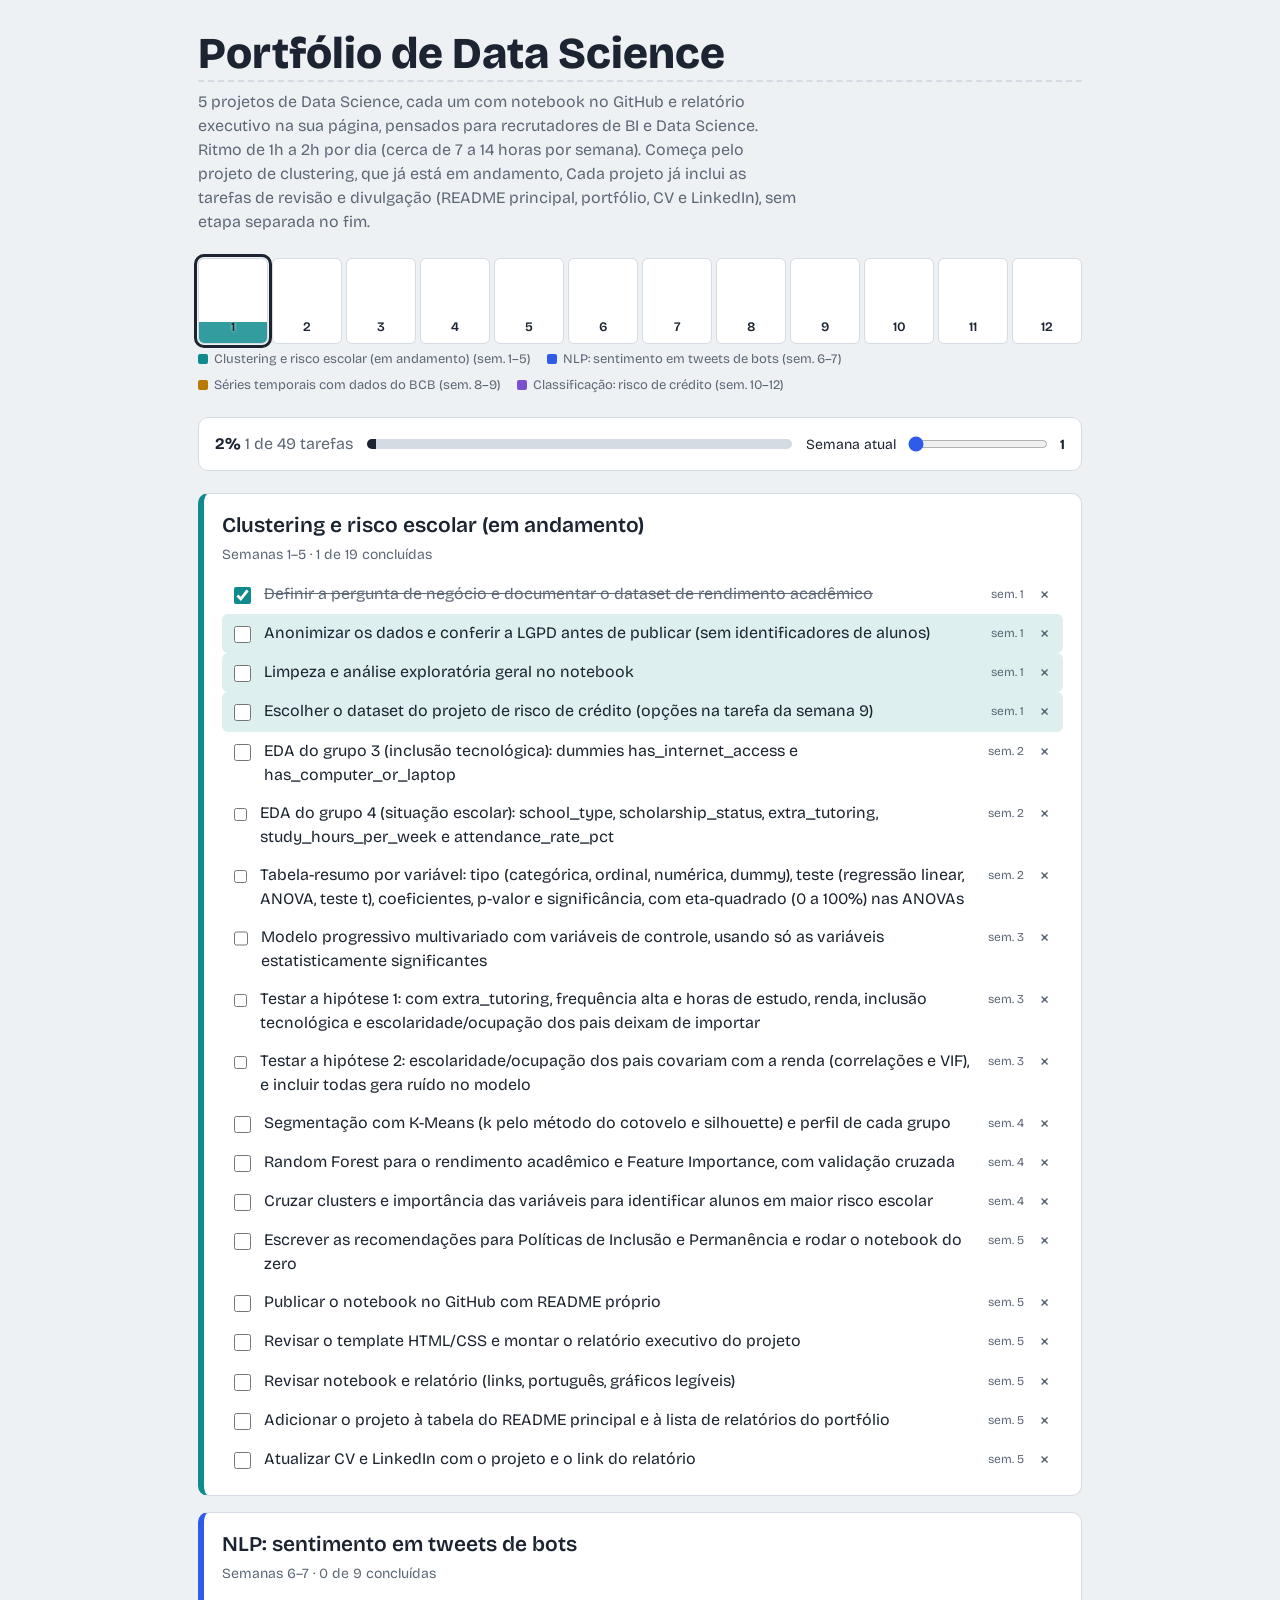
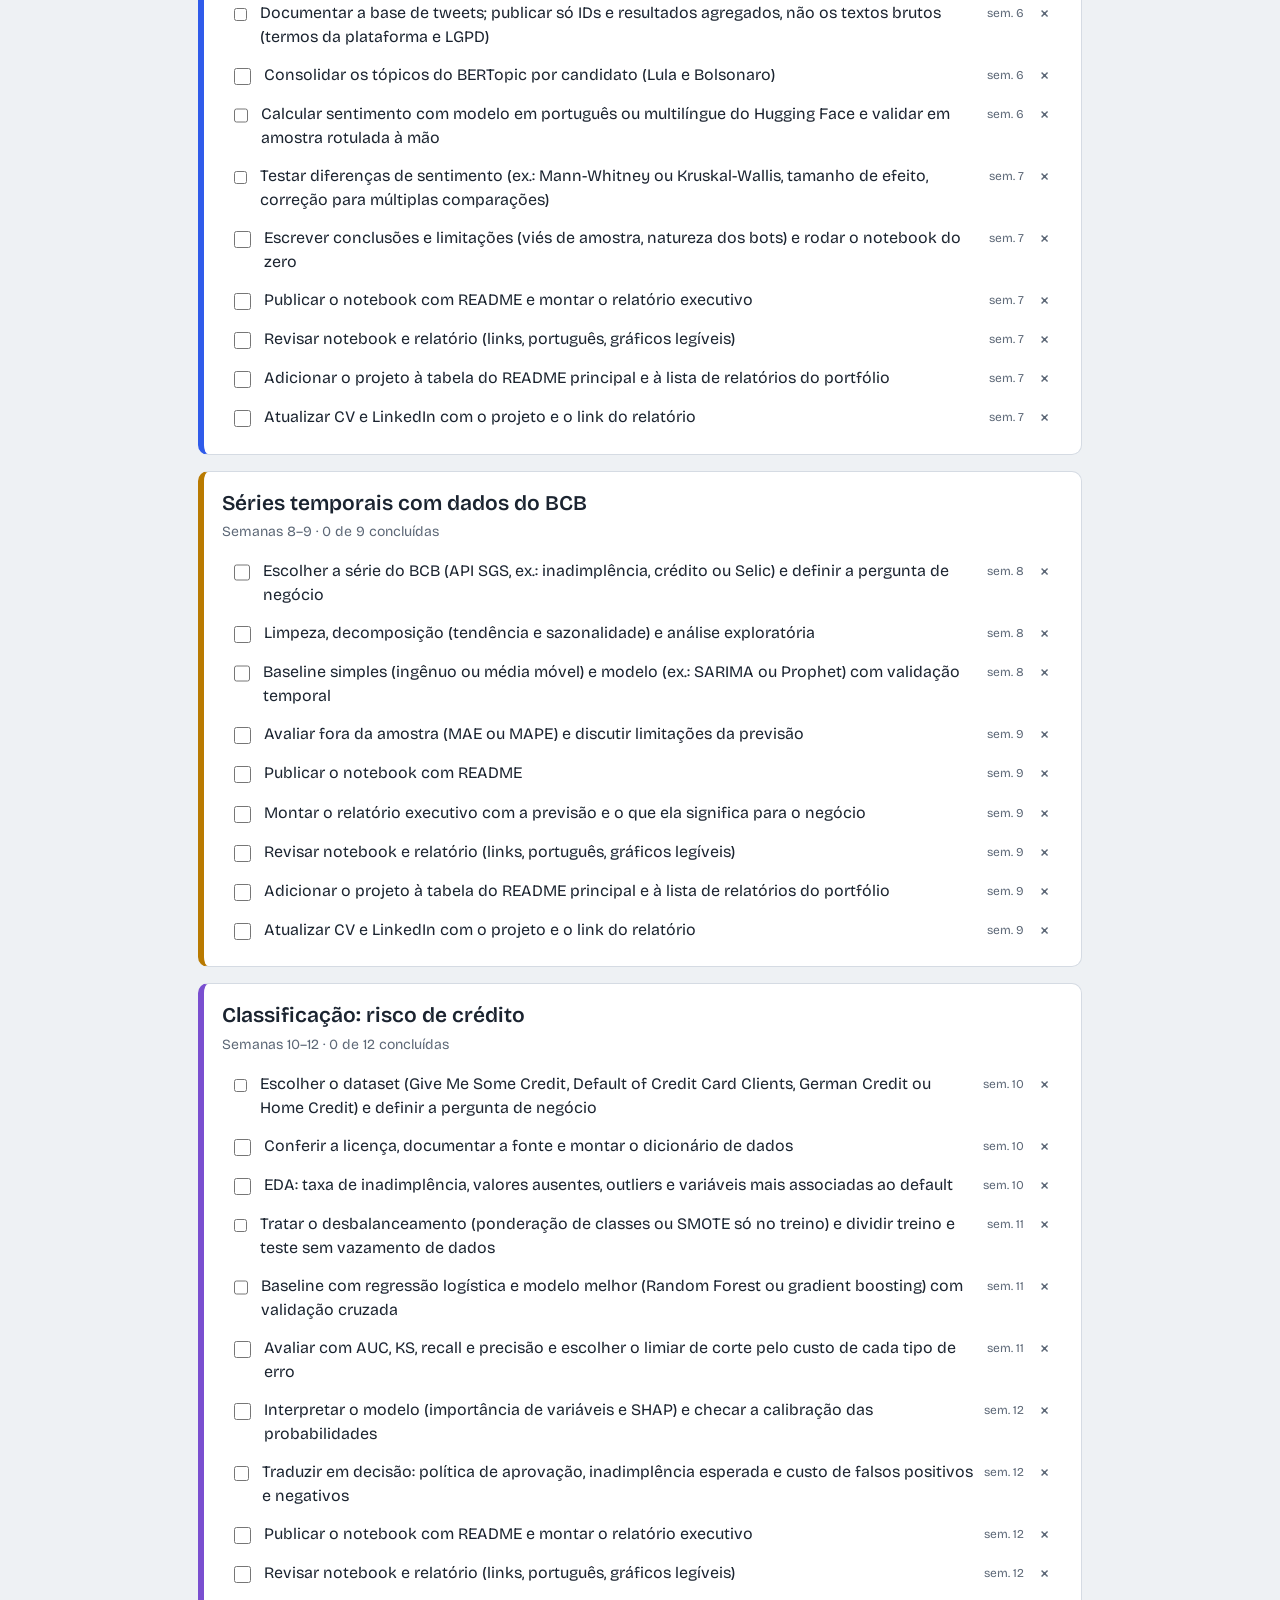
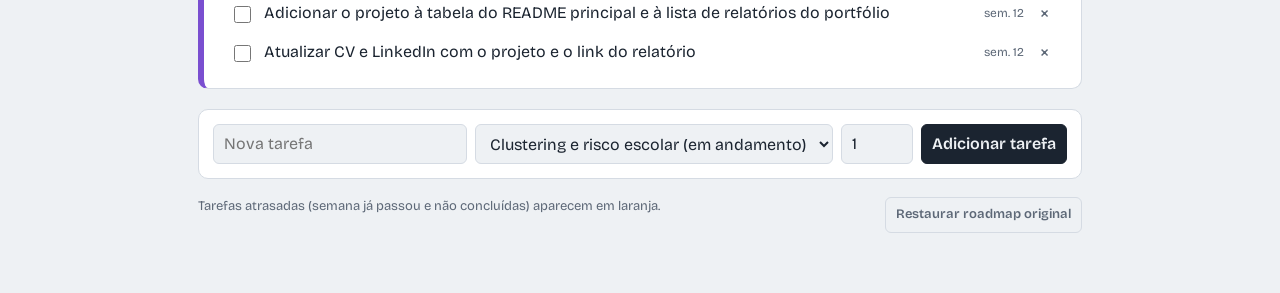
<file: roadmap_portfolio_claude.html>
<!DOCTYPE html>
<html lang="pt-BR">
<head>
<meta charset="utf-8">
<meta name="viewport" content="width=device-width, initial-scale=1, viewport-fit=cover">
<title>Roadmap: Portfólio de Data Science</title>
<link href="https://fonts.googleapis.com/css2?family=Bricolage+Grotesque:wght@400;600;800&display=swap" rel="stylesheet">
<style>
:root{--bg:#eef1f4;--surface:#fff;--ink:#1b2430;--mute:#5d6877;--line:#d5dbe3;--p1:#0f8b8d;--p2:#2f5bea;--p3:#b97a00;--p4:#7a4fd0;--warn:#c2410c;
box-sizing:border-box;padding-top:env(safe-area-inset-top,0px);padding-bottom:env(safe-area-inset-bottom,0px)}
@media (prefers-color-scheme:dark){:root:not([data-theme="light"]){--bg:#12171e;--surface:#1b222c;--ink:#e8edf3;--mute:#9aa6b5;--line:#2d3744;--p1:#3fc2c4;--p2:#7b9bff;--p3:#f0b73a;--p4:#b394f2;--warn:#fb923c;color-scheme:dark}}
:root[data-theme="dark"]{--bg:#12171e;--surface:#1b222c;--ink:#e8edf3;--mute:#9aa6b5;--line:#2d3744;--p1:#3fc2c4;--p2:#7b9bff;--p3:#f0b73a;--p4:#b394f2;--warn:#fb923c;color-scheme:dark}
html{scroll-padding-top:env(safe-area-inset-top,0px)}
*{box-sizing:border-box}
body{margin:0;background:var(--bg);color:var(--ink);font:400 16px/1.5 "Bricolage Grotesque",system-ui,-apple-system,"Segoe UI",sans-serif}
main{max-width:920px;margin:0 auto;padding:28px 18px 60px}
h1{font-size:clamp(28px,5vw,44px);line-height:1.1;font-weight:800;margin:0 0 6px;letter-spacing:-.02em}
#name{font:inherit;color:inherit;background:transparent;border:0;border-bottom:2px dashed var(--line);width:100%;padding:2px 0;outline:none}
#name:focus{border-bottom-color:var(--p2)}
.sub{color:var(--mute);margin:8px 0 24px;max-width:60ch}
.strip{display:grid;grid-template-columns:repeat(12,1fr);gap:4px;margin:0 0 6px}
.wk{all:unset;cursor:pointer;position:relative;height:84px;background:var(--surface);border:1px solid var(--line);border-radius:6px;overflow:hidden;display:flex;align-items:flex-end;justify-content:center}
.wk .fill{position:absolute;left:0;right:0;bottom:0;background:var(--c);opacity:.85;transition:height .3s}
.wk span{position:relative;font-weight:600;font-size:13px;padding-bottom:6px;color:var(--ink);text-shadow:0 0 3px var(--surface)}
.wk.cur{outline:3px solid var(--ink);outline-offset:1px}
.wk:focus-visible{outline:3px solid var(--p2);outline-offset:2px}
.legend{display:flex;flex-wrap:wrap;gap:6px 16px;font-size:13px;color:var(--mute);margin-bottom:22px}
.legend i{display:inline-block;width:10px;height:10px;border-radius:2px;margin-right:6px;vertical-align:-1px}
.top{display:flex;flex-wrap:wrap;gap:14px;align-items:center;justify-content:space-between;background:var(--surface);border:1px solid var(--line);border-radius:10px;padding:14px 16px;margin-bottom:22px}
.bar{flex:1 1 220px;height:10px;background:var(--line);border-radius:5px;overflow:hidden}
.bar b{display:block;height:100%;background:var(--ink);width:0;transition:width .3s}
.ctl{display:flex;align-items:center;gap:10px;font-size:14px}
input[type=range]{accent-color:var(--p2);width:140px}
.phase{background:var(--surface);border:1px solid var(--line);border-left:6px solid var(--c);border-radius:10px;padding:16px 18px;margin-bottom:16px}
.phase h2{margin:0;font-size:21px;font-weight:600}
.phase .meta{color:var(--mute);font-size:14px;margin:2px 0 10px}
ul{list-style:none;margin:0;padding:0}
li{display:flex;gap:10px;align-items:flex-start;padding:7px 8px;border-radius:6px}
li.now{background:color-mix(in srgb,var(--c) 14%,transparent)}
li label{flex:1;cursor:pointer;display:flex;gap:10px;align-items:flex-start}
li input[type=checkbox]{margin-top:5px;width:17px;height:17px;accent-color:var(--c)}
li.done .t{text-decoration:line-through;color:var(--mute)}
.tag{font-size:12px;color:var(--mute);white-space:nowrap;padding-top:3px}
.late .tag{color:var(--warn);font-weight:600}
.x{all:unset;cursor:pointer;color:var(--mute);padding:0 6px;font-size:18px;line-height:1.4}
.x:hover,.x:focus-visible{color:var(--warn)}
.add{display:flex;flex-wrap:wrap;gap:8px;margin-top:20px;background:var(--surface);border:1px solid var(--line);border-radius:10px;padding:14px}
.add input,.add select,button.b{font:inherit;color:var(--ink);background:var(--bg);border:1px solid var(--line);border-radius:6px;padding:7px 10px}
.add input[type=text]{flex:1 1 220px}
.add input[type=number]{width:72px}
button.b{cursor:pointer;background:var(--ink);color:var(--bg);border-color:var(--ink);font-weight:600}
button.ghost{background:transparent;color:var(--mute);border-color:var(--line)}
.foot{margin-top:18px;font-size:13px;color:var(--mute);display:flex;justify-content:space-between;flex-wrap:wrap;gap:8px}
@media (max-width:560px){.wk{height:64px}.wk span{font-size:11px}}
</style>
</head>
<body>
<main>
<h1><input id="name" aria-label="Nome do projeto" value="Portfólio de Data Science"></h1>
<p class="sub">5 projetos de Data Science, cada um com notebook no GitHub e relatório executivo na sua página, pensados para recrutadores de BI e Data Science. Ritmo de 1h a 2h por dia (cerca de 7 a 14 horas por semana). Começa pelo projeto de clustering, que já está em andamento, Cada projeto já inclui as tarefas de revisão e divulgação (README principal, portfólio, CV e LinkedIn), sem etapa separada no fim.</p>

<div class="strip" id="strip" role="group" aria-label="Semanas"></div>
<div class="legend" id="legend"></div>

<div class="top">
  <div style="flex:0 0 auto"><strong id="pct">0%</strong> <span style="color:var(--mute)" id="cnt"></span></div>
  <div class="bar" aria-hidden="true"><b id="fill"></b></div>
  <label class="ctl">Semana atual <input type="range" id="week" min="1" max="12" value="1"> <strong id="wv">1</strong></label>
</div>

<div id="phases"></div>

<div class="add">
  <input type="text" id="nt" placeholder="Nova tarefa">
  <select id="np" aria-label="Fase"></select>
  <input type="number" id="nw" min="1" max="12" value="1" aria-label="Semana">
  <button class="b" id="addb">Adicionar tarefa</button>
</div>
<div class="foot"><span>Tarefas atrasadas (semana já passou e não concluídas) aparecem em laranja.</span><button class="b ghost" id="reset">Restaurar roadmap original</button></div>
</main>
<script>
var PH=[
{id:1,n:"Clustering e risco escolar (em andamento)",r:"Semanas 1–5",c:"var(--p1)",a:1,z:5},
{id:2,n:"NLP: sentimento em tweets de bots",r:"Semanas 6–7",c:"var(--p2)",a:6,z:7},
{id:3,n:"Séries temporais com dados do BCB",r:"Semanas 8–9",c:"var(--p3)",a:8,z:9},
{id:4,n:"Classificação: risco de crédito",r:"Semanas 10–12",c:"var(--p4)",a:10,z:12}];
function fin(p,w){return [
[p,w,"Revisar notebook e relatório (links, português, gráficos legíveis)"],
[p,w,"Adicionar o projeto à tabela do README principal e à lista de relatórios do portfólio"],
[p,w,"Atualizar CV e LinkedIn com o projeto e o link do relatório"]]}
var SEED=[
[1,1,"Definir a pergunta de negócio e documentar o dataset de rendimento acadêmico",1],
[1,1,"Anonimizar os dados e conferir a LGPD antes de publicar (sem identificadores de alunos)"],
[1,1,"Limpeza e análise exploratória geral no notebook"],
[1,1,"Escolher o dataset do projeto de risco de crédito (opções na tarefa da semana 9)"],
[1,2,"EDA do grupo 3 (inclusão tecnológica): dummies has_internet_access e has_computer_or_laptop"],
[1,2,"EDA do grupo 4 (situação escolar): school_type, scholarship_status, extra_tutoring, study_hours_per_week e attendance_rate_pct"],
[1,2,"Tabela-resumo por variável: tipo (categórica, ordinal, numérica, dummy), teste (regressão linear, ANOVA, teste t), coeficientes, p-valor e significância, com eta-quadrado (0 a 100%) nas ANOVAs"],
[1,3,"Modelo progressivo multivariado com variáveis de controle, usando só as variáveis estatisticamente significantes"],
[1,3,"Testar a hipótese 1: com extra_tutoring, frequência alta e horas de estudo, renda, inclusão tecnológica e escolaridade/ocupação dos pais deixam de importar"],
[1,3,"Testar a hipótese 2: escolaridade/ocupação dos pais covariam com a renda (correlações e VIF), e incluir todas gera ruído no modelo"],
[1,4,"Segmentação com K-Means (k pelo método do cotovelo e silhouette) e perfil de cada grupo"],
[1,4,"Random Forest para o rendimento acadêmico e Feature Importance, com validação cruzada"],
[1,4,"Cruzar clusters e importância das variáveis para identificar alunos em maior risco escolar"],
[1,5,"Escrever as recomendações para Políticas de Inclusão e Permanência e rodar o notebook do zero"],
[1,5,"Publicar o notebook no GitHub com README próprio"],
[1,5,"Revisar o template HTML/CSS e montar o relatório executivo do projeto"],
[2,6,"Documentar a base de tweets; publicar só IDs e resultados agregados, não os textos brutos (termos da plataforma e LGPD)"],
[2,6,"Consolidar os tópicos do BERTopic por candidato (Lula e Bolsonaro)"],
[2,6,"Calcular sentimento com modelo em português ou multilíngue do Hugging Face e validar em amostra rotulada à mão"],
[2,7,"Testar diferenças de sentimento (ex.: Mann-Whitney ou Kruskal-Wallis, tamanho de efeito, correção para múltiplas comparações)"],
[2,7,"Escrever conclusões e limitações (viés de amostra, natureza dos bots) e rodar o notebook do zero"],
[2,7,"Publicar o notebook com README e montar o relatório executivo"],
[3,8,"Escolher a série do BCB (API SGS, ex.: inadimplência, crédito ou Selic) e definir a pergunta de negócio"],
[3,8,"Limpeza, decomposição (tendência e sazonalidade) e análise exploratória"],
[3,8,"Baseline simples (ingênuo ou média móvel) e modelo (ex.: SARIMA ou Prophet) com validação temporal"],
[3,9,"Avaliar fora da amostra (MAE ou MAPE) e discutir limitações da previsão"],
[3,9,"Publicar o notebook com README"],
[3,9,"Montar o relatório executivo com a previsão e o que ela significa para o negócio"],
[4,10,"Escolher o dataset (Give Me Some Credit, Default of Credit Card Clients, German Credit ou Home Credit) e definir a pergunta de negócio"],
[4,10,"Conferir a licença, documentar a fonte e montar o dicionário de dados"],
[4,10,"EDA: taxa de inadimplência, valores ausentes, outliers e variáveis mais associadas ao default"],
[4,11,"Tratar o desbalanceamento (ponderação de classes ou SMOTE só no treino) e dividir treino e teste sem vazamento de dados"],
[4,11,"Baseline com regressão logística e modelo melhor (Random Forest ou gradient boosting) com validação cruzada"],
[4,11,"Avaliar com AUC, KS, recall e precisão e escolher o limiar de corte pelo custo de cada tipo de erro"],
[4,12,"Interpretar o modelo (importância de variáveis e SHAP) e checar a calibração das probabilidades"],
[4,12,"Traduzir em decisão: política de aprovação, inadimplência esperada e custo de falsos positivos e negativos"],
[4,12,"Publicar o notebook com README e montar o relatório executivo"]
].concat(fin(1,5),fin(2,7),fin(3,9),fin(4,12));
var KEY="roadmap-portfolio-ds-v6",S;
function seed(){return{name:"Portfólio de Data Science",week:1,n:100,tasks:SEED.map(function(t,i){return{id:i+1,p:t[0],w:t[1],t:t[2],d:!!t[3]}})}}
function load(){try{var v=localStorage.getItem(KEY);if(v)return JSON.parse(v)}catch(e){}return seed()}
function save(){try{localStorage.setItem(KEY,JSON.stringify(S))}catch(e){}}
S=load();
function $(i){return document.getElementById(i)}
function phaseOf(w){return PH.filter(function(p){return w>=p.a&&w<=p.z})[0]}
function esc(s){var d=document.createElement("div");d.textContent=s;return d.innerHTML}
function render(){
  $("name").value=S.name;$("week").value=S.week;$("wv").textContent=S.week;
  var strip="";
  for(var w=1;w<=12;w++){
    var ts=S.tasks.filter(function(t){return t.w===w}),dn=ts.filter(function(t){return t.d}).length;
    var h=ts.length?Math.round(dn/ts.length*100):0;
    strip+='<button class="wk'+(w===S.week?' cur':'')+'" style="--c:'+phaseOf(w).c+'" data-w="'+w+'" aria-label="Semana '+w+': '+dn+' de '+ts.length+' tarefas"><div class="fill" style="height:'+h+'%"></div><span>'+w+'</span></button>';
  }
  $("strip").innerHTML=strip;
  $("legend").innerHTML=PH.map(function(p){return '<span><i style="background:'+p.c+'"></i>'+p.n+' ('+p.r.replace("Semanas ","sem. ")+')</span>'}).join("");
  var tot=S.tasks.length,dn=S.tasks.filter(function(t){return t.d}).length,pc=tot?Math.round(dn/tot*100):0;
  $("pct").textContent=pc+"%";$("cnt").textContent=dn+" de "+tot+" tarefas";$("fill").style.width=pc+"%";
  $("phases").innerHTML=PH.map(function(p){
    var ts=S.tasks.filter(function(t){return t.p===p.id}).sort(function(a,b){return a.w-b.w});
    var d=ts.filter(function(t){return t.d}).length;
    return '<section class="phase" style="--c:'+p.c+'"><h2>'+p.n+'</h2><div class="meta">'+p.r+' · '+d+' de '+ts.length+' concluídas</div><ul>'+
    ts.map(function(t){
      var late=!t.d&&t.w<S.week,now=t.w===S.week&&!t.d;
      return '<li class="'+(t.d?'done ':'')+(late?'late ':'')+(now?'now':'')+'"><label><input type="checkbox" data-id="'+t.id+'"'+(t.d?' checked':'')+'><span class="t">'+esc(t.t)+'</span></label><span class="tag">'+(late?'atrasada · ':'')+'sem. '+t.w+'</span><button class="x" data-del="'+t.id+'" aria-label="Remover tarefa">×</button></li>';
    }).join("")+'</ul></section>';
  }).join("");
  save();
}
$("np").innerHTML=PH.map(function(p){return '<option value="'+p.id+'">'+p.n+'</option>'}).join("");
document.addEventListener("click",function(e){
  var w=e.target.closest("[data-w]");if(w){S.week=+w.dataset.w;render();return}
  var x=e.target.closest("[data-del]");if(x){S.tasks=S.tasks.filter(function(t){return t.id!==+x.dataset.del});render()}
});
document.addEventListener("change",function(e){
  if(e.target.dataset.id){S.tasks.forEach(function(t){if(t.id===+e.target.dataset.id)t.d=e.target.checked});render()}
});
$("week").addEventListener("input",function(){S.week=+this.value;render()});
$("name").addEventListener("input",function(){S.name=this.value;save()});
function add(){
  var t=$("nt").value.trim();if(!t){$("nt").focus();return}
  var w=Math.min(12,Math.max(1,+$("nw").value||1));
  S.tasks.push({id:S.n++,p:+$("np").value,w:w,t:t,d:false});$("nt").value="";render();
}
$("addb").addEventListener("click",add);
$("nt").addEventListener("keydown",function(e){if(e.key==="Enter")add()});
$("reset").addEventListener("click",function(){if(confirm("Restaurar o roadmap original? Suas alterações serão perdidas.")){S=seed();render()}});
render();
</script>
</body>
</html>
</file>
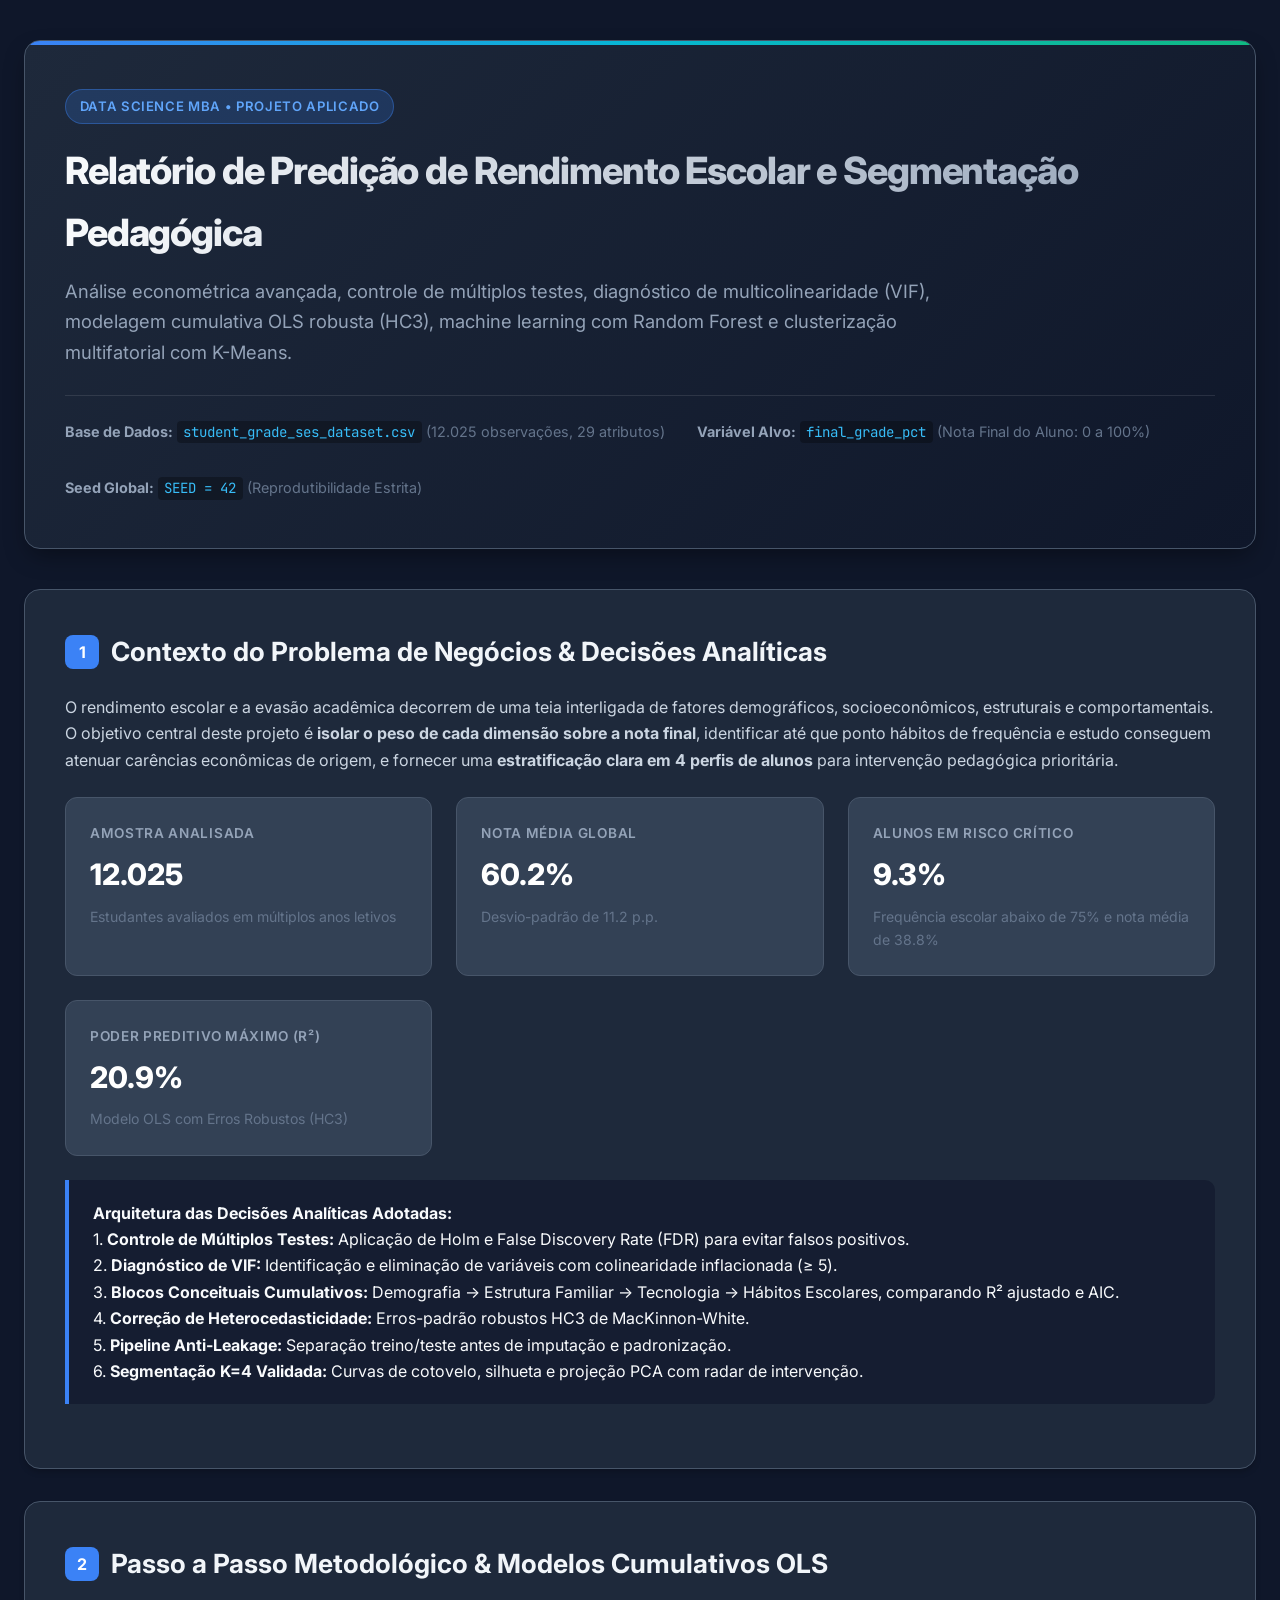
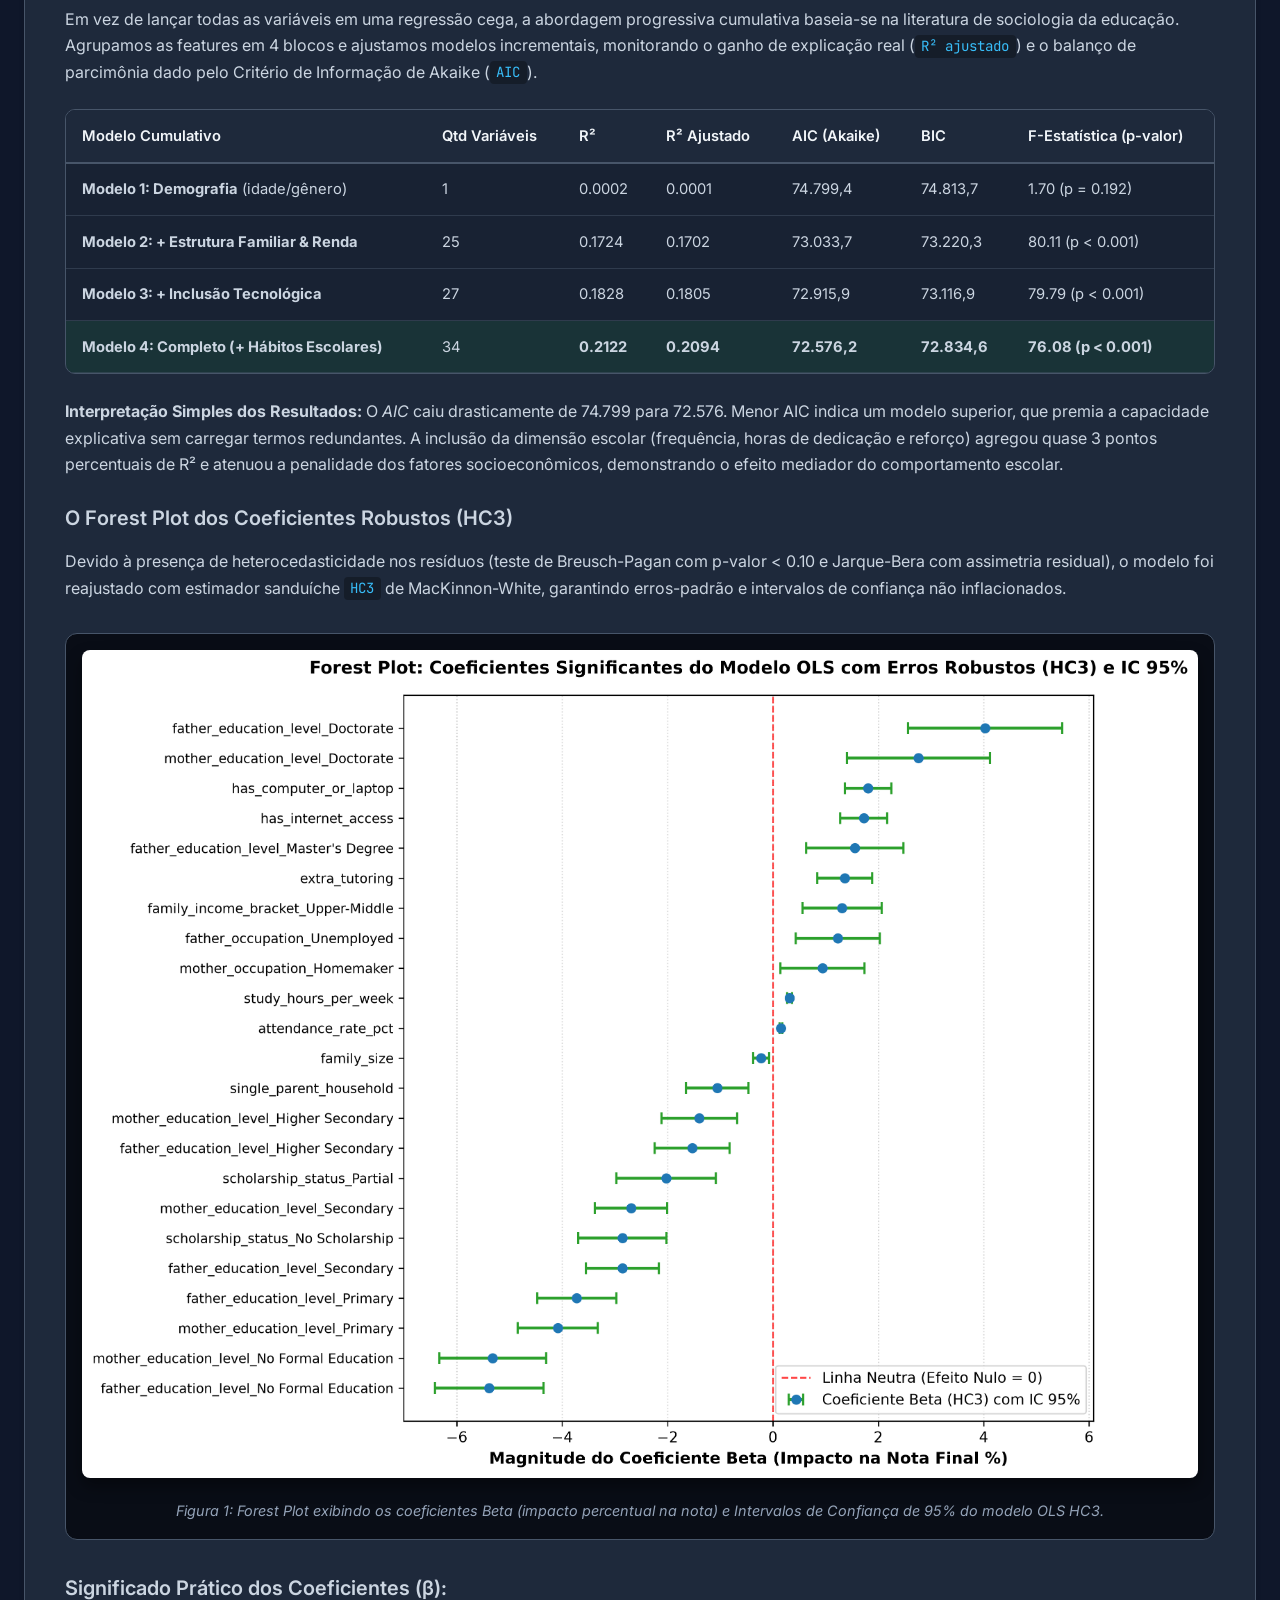
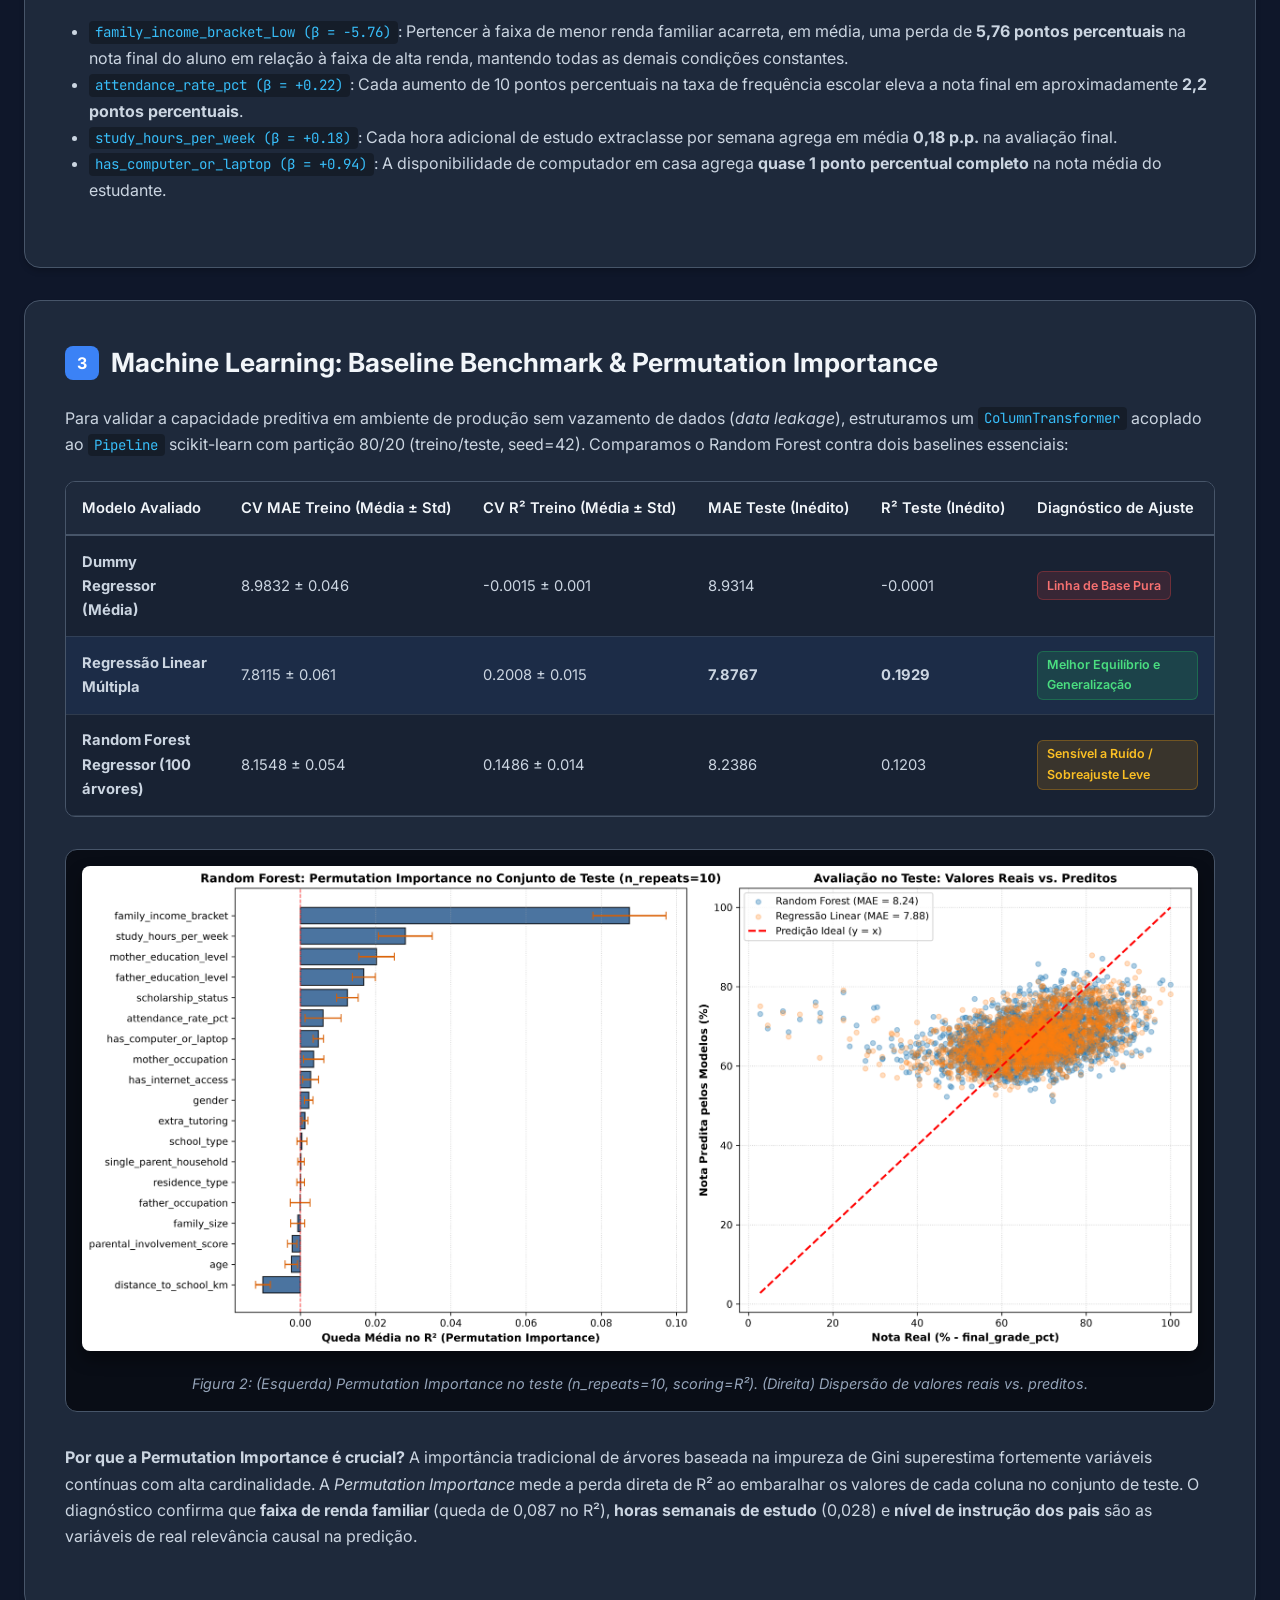
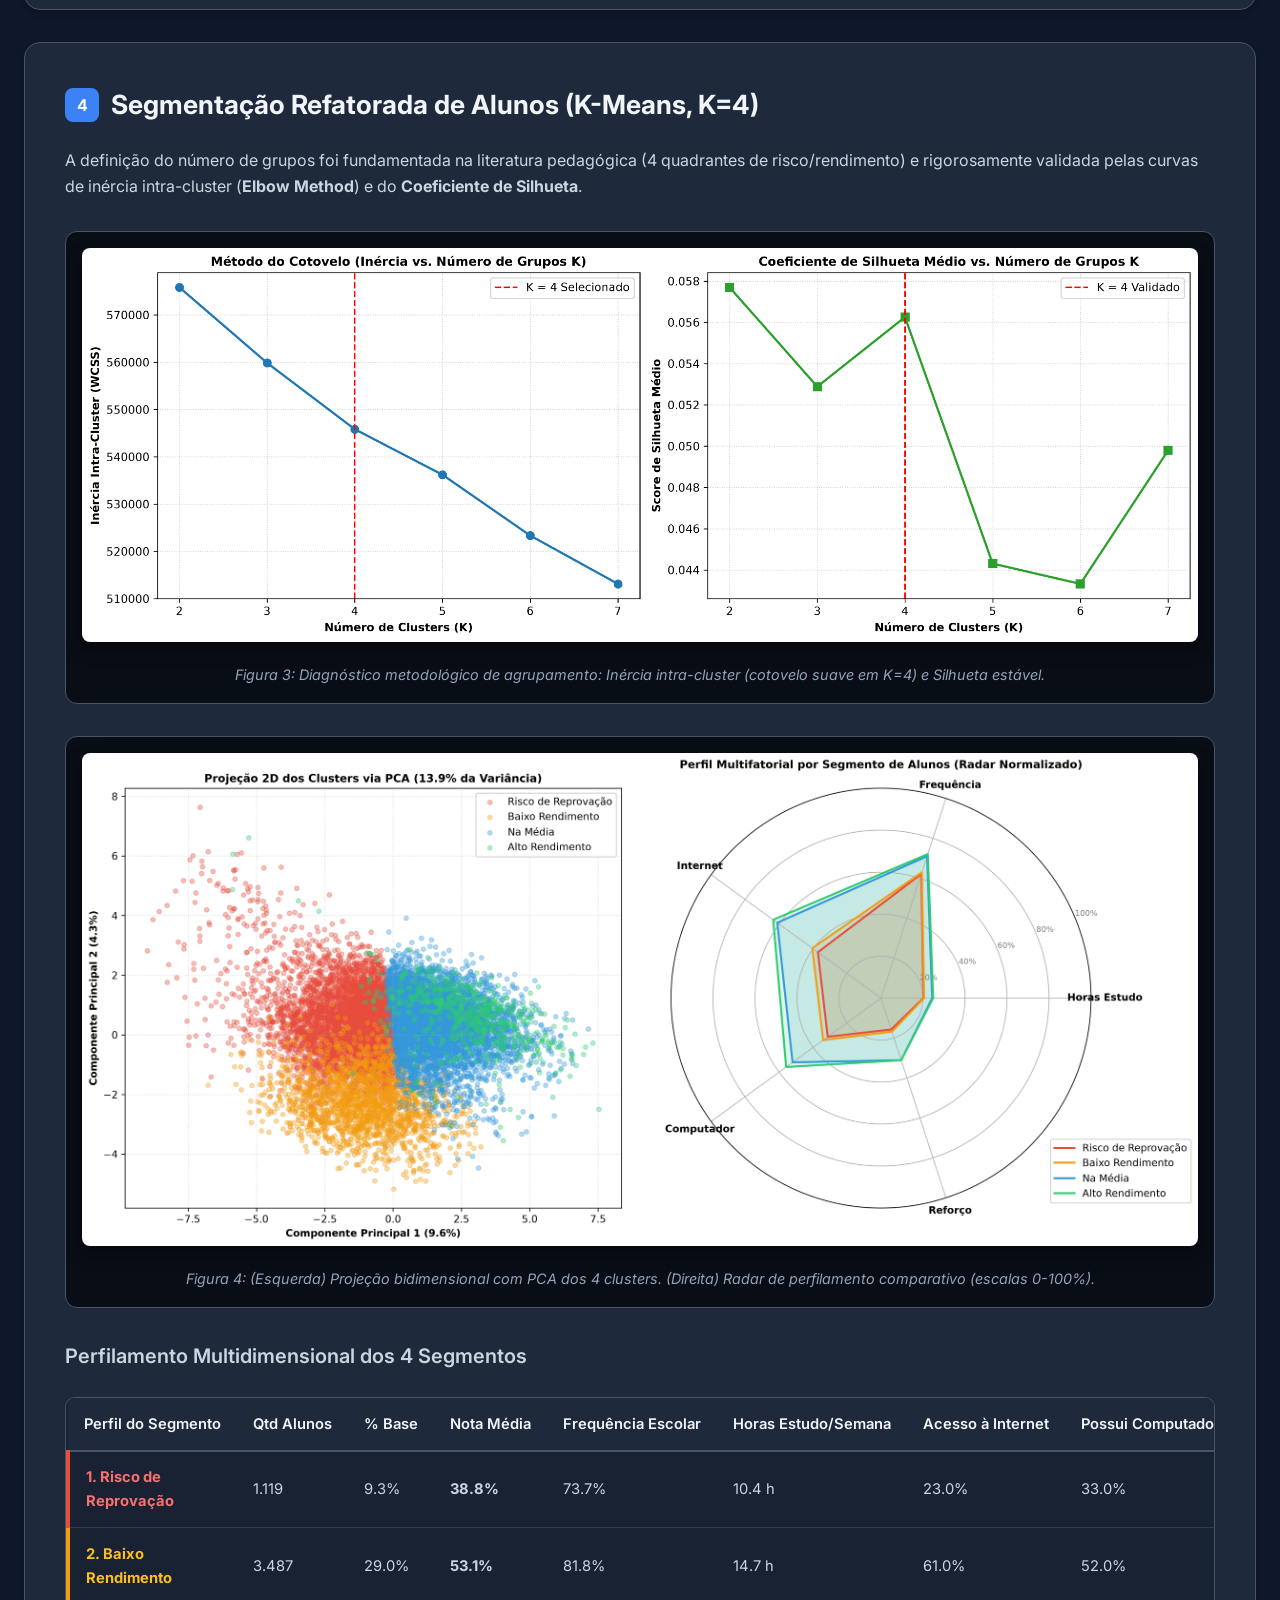
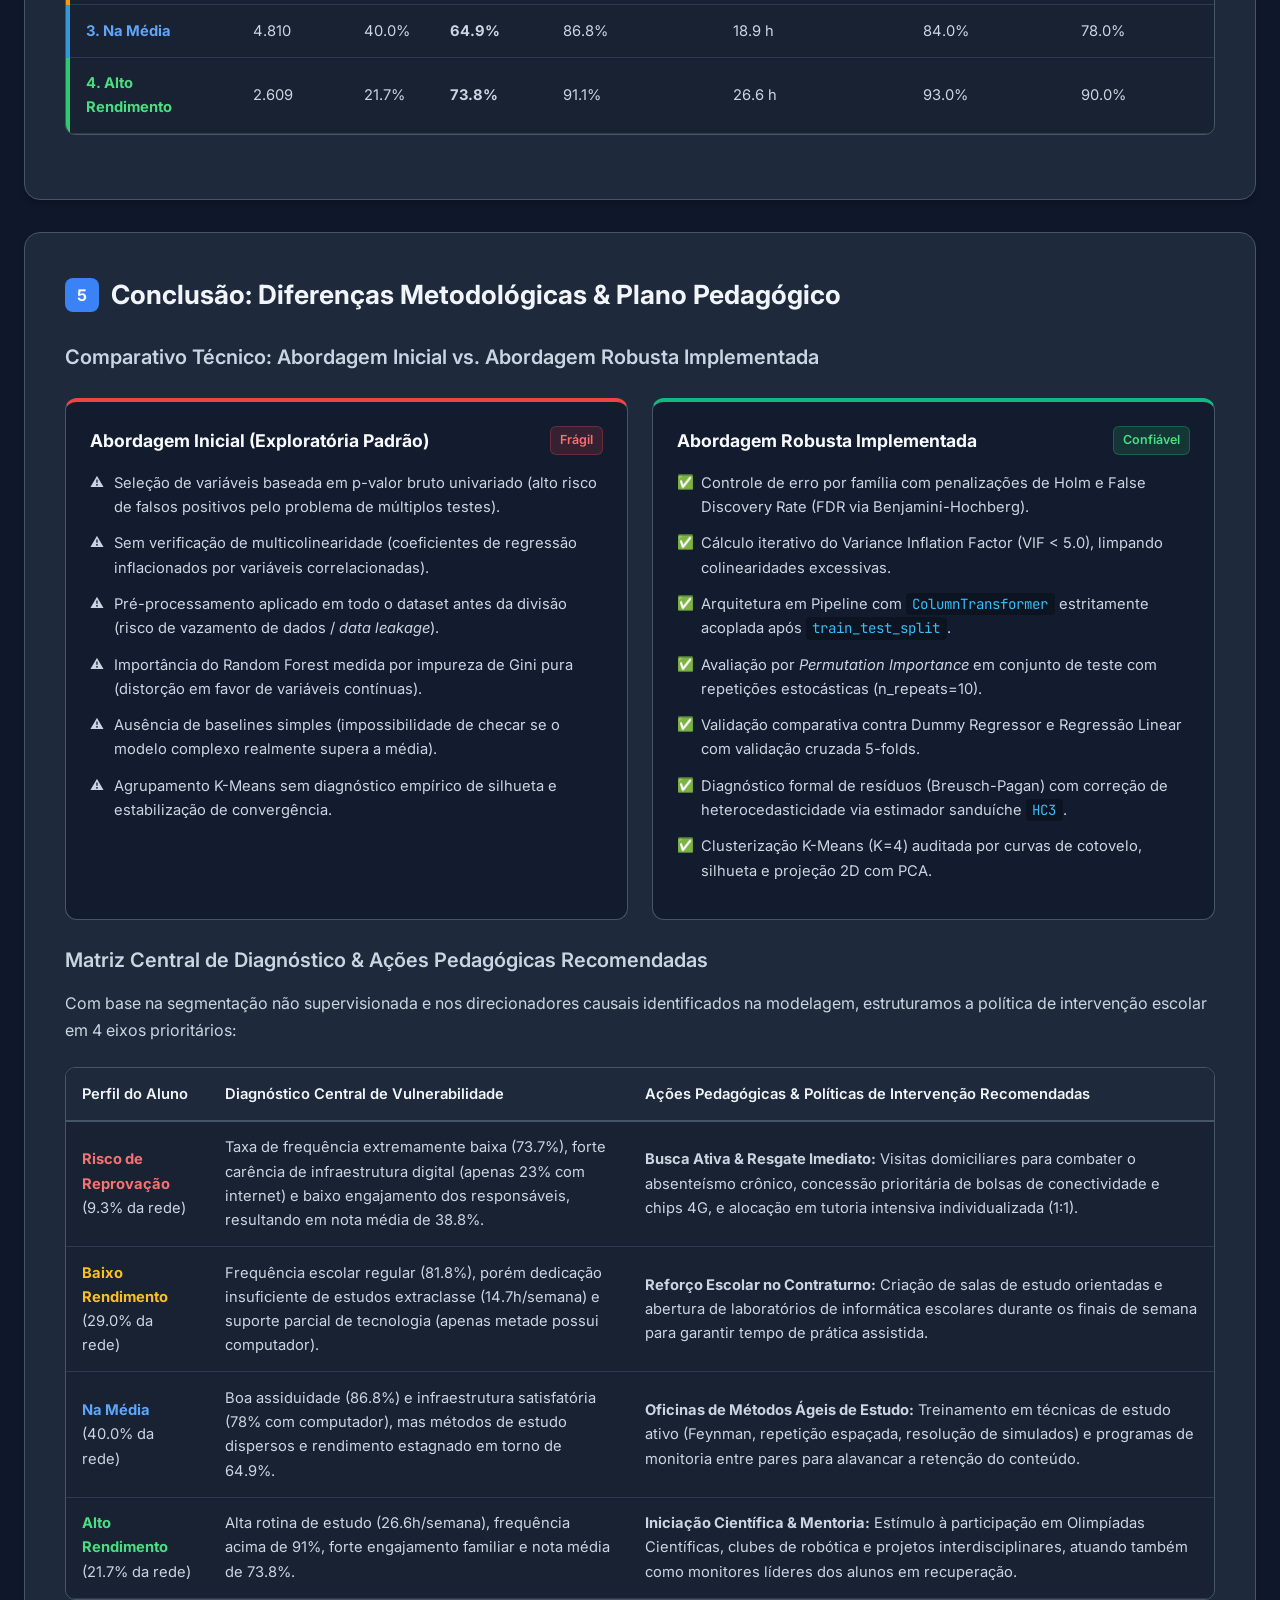
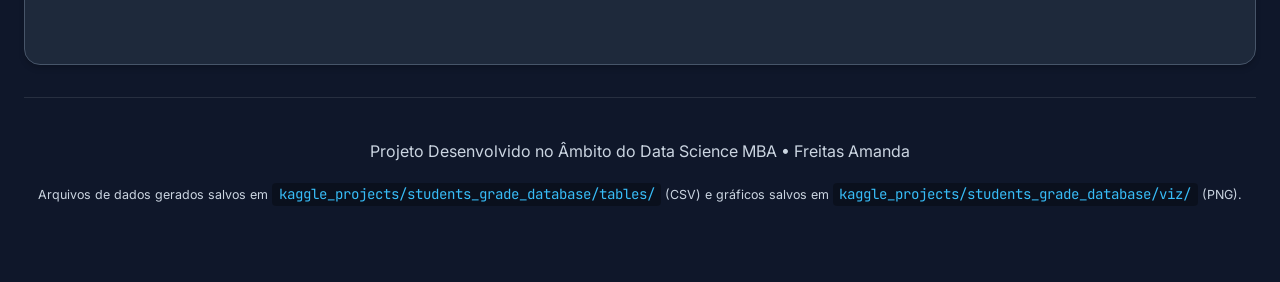
<file: kaggle_projects/students_grade_database/relatorio_executivo_rendimento_escolar.html>
<!DOCTYPE html>
<html lang="pt-BR">

<head>
    <meta charset="UTF-8">
    <meta name="viewport" content="width=device-width, initial-scale=1.0">
    <title>Relatório Executivo & Analítico: Predição de Rendimento Escolar e Segmentação de Alunos</title>
    <link
        href="https://fonts.googleapis.com/css2?family=Inter:wght@300;400;500;600;700;800&family=JetBrains+Mono:wght@400;500&display=swap"
        rel="stylesheet">
    <style>
        :root {
            --primary: #1e3a8a;
            --primary-light: #3b82f6;
            --secondary: #0f766e;
            --accent: #d97706;
            --danger: #b91c1c;
            --success: #15803d;
            --bg: #0f172a;
            --surface: #1e293b;
            --surface-card: #334155;
            --text-primary: #f8fafc;
            --text-secondary: #94a3b8;
            --text-muted: #64748b;
            --border: #475569;
            --border-light: rgba(255, 255, 255, 0.1);
        }

        * {
            margin: 0;
            padding: 0;
            box-sizing: border-box;
        }

        body {
            font-family: 'Inter', -apple-system, BlinkMacSystemFont, sans-serif;
            background-color: var(--bg);
            color: var(--text-primary);
            line-height: 1.65;
            padding: 2.5rem 1.5rem;
        }

        .container {
            max-width: 1240px;
            margin: 0 auto;
        }

        header {
            background: linear-gradient(135deg, #1e293b 0%, #0f172a 100%);
            border: 1px solid var(--border);
            border-radius: 16px;
            padding: 3rem 2.5rem;
            margin-bottom: 2.5rem;
            box-shadow: 0 10px 25px -5px rgba(0, 0, 0, 0.4);
            position: relative;
            overflow: hidden;
        }

        header::before {
            content: '';
            position: absolute;
            top: 0;
            left: 0;
            right: 0;
            height: 4px;
            background: linear-gradient(90deg, #3b82f6, #06b6d4, #10b981);
        }

        .badge-tag {
            display: inline-block;
            background: rgba(59, 130, 246, 0.2);
            color: #60a5fa;
            border: 1px solid rgba(59, 130, 246, 0.4);
            padding: 0.35rem 0.85rem;
            border-radius: 9999px;
            font-size: 0.82rem;
            font-weight: 600;
            text-transform: uppercase;
            letter-spacing: 0.05em;
            margin-bottom: 1rem;
        }

        h1 {
            font-size: 2.35rem;
            font-weight: 800;
            letter-spacing: -0.03em;
            margin-bottom: 0.75rem;
            background: linear-gradient(to right, #f8fafc, #94a3b8);
            -webkit-background-clip: text;
            -webkit-text-fill-color: transparent;
        }

        .subtitle {
            font-size: 1.15rem;
            color: var(--text-secondary);
            max-width: 900px;
        }

        .meta-info {
            display: flex;
            flex-wrap: wrap;
            gap: 2rem;
            margin-top: 1.75rem;
            padding-top: 1.5rem;
            border-top: 1px solid var(--border-light);
            font-size: 0.9rem;
            color: var(--text-muted);
        }

        .meta-info strong {
            color: var(--text-secondary);
        }

        .section-card {
            background-color: var(--surface);
            border: 1px solid var(--border);
            border-radius: 16px;
            padding: 2.5rem;
            margin-bottom: 2rem;
            box-shadow: 0 4px 6px -1px rgba(0, 0, 0, 0.2);
        }

        h2 {
            font-size: 1.65rem;
            font-weight: 700;
            color: #f1f5f9;
            margin-bottom: 1.25rem;
            display: flex;
            align-items: center;
            gap: 0.75rem;
        }

        h2 .step-num {
            display: inline-flex;
            align-items: center;
            justify-content: center;
            width: 34px;
            height: 34px;
            border-radius: 8px;
            background: var(--primary-light);
            color: #fff;
            font-size: 1rem;
            font-weight: 700;
        }

        h3 {
            font-size: 1.25rem;
            font-weight: 600;
            color: #cbd5e1;
            margin: 1.5rem 0 0.85rem 0;
        }

        p {
            color: #cbd5e1;
            margin-bottom: 1.2rem;
            font-size: 1rem;
        }

        .highlight-box {
            background: rgba(15, 23, 42, 0.6);
            border-left: 4px solid var(--primary-light);
            padding: 1.25rem 1.5rem;
            border-radius: 0 10px 10px 0;
            margin: 1.5rem 0;
        }

        .grid-2 {
            display: grid;
            grid-template-columns: repeat(auto-fit, minmax(320px, 1fr));
            gap: 1.5rem;
            margin: 1.5rem 0;
        }

        .kpi-card {
            background: var(--surface-card);
            padding: 1.5rem;
            border-radius: 12px;
            border: 1px solid var(--border);
        }

        .kpi-card .kpi-label {
            font-size: 0.85rem;
            color: var(--text-secondary);
            text-transform: uppercase;
            font-weight: 600;
            letter-spacing: 0.05em;
        }

        .kpi-card .kpi-val {
            font-size: 1.85rem;
            font-weight: 800;
            color: #fff;
            margin: 0.35rem 0;
        }

        .kpi-card .kpi-desc {
            font-size: 0.88rem;
            color: var(--text-muted);
        }

        .img-container {
            margin: 2rem 0;
            background: #090d16;
            padding: 1rem;
            border-radius: 12px;
            border: 1px solid var(--border);
            text-align: center;
        }

        .img-container img {
            max-width: 100%;
            height: auto;
            border-radius: 8px;
            box-shadow: 0 8px 16px rgba(0, 0, 0, 0.4);
        }

        .img-caption {
            margin-top: 0.85rem;
            font-size: 0.9rem;
            color: var(--text-secondary);
            font-style: italic;
        }

        .table-responsive {
            overflow-x: auto;
            margin: 1.5rem 0;
            border-radius: 10px;
            border: 1px solid var(--border);
        }

        table {
            width: 100%;
            border-collapse: collapse;
            font-size: 0.92rem;
            text-align: left;
            background: rgba(15, 23, 42, 0.4);
        }

        th {
            background: #1e293b;
            color: #f1f5f9;
            font-weight: 600;
            padding: 0.85rem 1rem;
            border-bottom: 2px solid var(--border);
            white-space: nowrap;
        }

        td {
            padding: 0.85rem 1rem;
            border-bottom: 1px solid rgba(71, 85, 105, 0.5);
            color: #cbd5e1;
        }

        tr:hover td {
            background: rgba(51, 65, 85, 0.4);
        }

        .status-badge {
            display: inline-block;
            padding: 0.2rem 0.55rem;
            border-radius: 6px;
            font-size: 0.78rem;
            font-weight: 600;
        }

        .status-sig {
            background: rgba(34, 197, 94, 0.15);
            color: #4ade80;
            border: 1px solid rgba(34, 197, 94, 0.3);
        }

        .status-danger {
            background: rgba(239, 68, 68, 0.15);
            color: #f87171;
            border: 1px solid rgba(239, 68, 68, 0.3);
        }

        .status-warn {
            background: rgba(245, 158, 11, 0.15);
            color: #fbbf24;
            border: 1px solid rgba(245, 158, 11, 0.3);
        }

        .diff-grid {
            display: grid;
            grid-template-columns: 1fr 1fr;
            gap: 1.5rem;
            margin: 1.5rem 0;
        }

        .diff-card {
            background: rgba(15, 23, 42, 0.7);
            border-radius: 12px;
            padding: 1.5rem;
            border: 1px solid var(--border);
        }

        .diff-card.initial {
            border-top: 4px solid #ef4444;
        }

        .diff-card.robust {
            border-top: 4px solid #10b981;
        }

        .diff-card h4 {
            font-size: 1.1rem;
            font-weight: 700;
            margin-bottom: 1rem;
            display: flex;
            align-items: center;
            justify-content: space-between;
        }

        .diff-card ul {
            list-style: none;
            padding-left: 0;
        }

        .diff-card ul li {
            position: relative;
            padding-left: 1.5rem;
            margin-bottom: 0.75rem;
            font-size: 0.92rem;
            color: #cbd5e1;
        }

        .diff-card.initial ul li::before {
            content: '⚠️';
            position: absolute;
            left: 0;
            font-size: 0.85rem;
        }

        .diff-card.robust ul li::before {
            content: '✅';
            position: absolute;
            left: 0;
            font-size: 0.85rem;
        }

        code {
            font-family: 'JetBrains Mono', monospace;
            background: rgba(0, 0, 0, 0.3);
            color: #38bdf8;
            padding: 0.15rem 0.4rem;
            border-radius: 4px;
            font-size: 0.88rem;
        }

        footer {
            text-align: center;
            padding: 2.5rem 0 1rem 0;
            color: var(--text-muted);
            font-size: 0.85rem;
            border-top: 1px solid var(--border-light);
        }

        @media (max-width: 768px) {
            .diff-grid {
                grid-template-columns: 1fr;
            }

            body {
                padding: 1rem;
            }

            .section-card {
                padding: 1.5rem;
            }
        }
    </style>
</head>

<body>

    <div class="container">

        <!-- HEADER -->
        <header>
            <span class="badge-tag">Data Science MBA • Projeto Aplicado</span>
            <h1>Relatório de Predição de Rendimento Escolar e Segmentação Pedagógica</h1>
            <p class="subtitle">
                Análise econométrica avançada, controle de múltiplos testes, diagnóstico de multicolinearidade (VIF),
                modelagem cumulativa OLS robusta (HC3), machine learning com Random Forest e clusterização multifatorial
                com K-Means.
            </p>
            <div class="meta-info">
                <div><strong>Base de Dados:</strong> <code>student_grade_ses_dataset.csv</code> (12.025 observações, 29
                    atributos)</div>
                <div><strong>Variável Alvo:</strong> <code>final_grade_pct</code> (Nota Final do Aluno: 0 a 100%)</div>
                <div><strong>Seed Global:</strong> <code>SEED = 42</code> (Reprodutibilidade Estrita)</div>
            </div>
        </header>

        <!-- 1. PROBLEMA DE NEGÓCIOS E DECISÕES ANALÍTICAS -->
        <div class="section-card">
            <h2><span class="step-num">1</span> Contexto do Problema de Negócios & Decisões Analíticas</h2>
            <p>
                O rendimento escolar e a evasão acadêmica decorrem de uma teia interligada de fatores demográficos,
                socioeconômicos, estruturais e comportamentais. O objetivo central deste projeto é <strong>isolar o peso
                    de cada dimensão
                    sobre a nota final</strong>, identificar até que ponto hábitos de frequência e estudo conseguem
                atenuar carências econômicas de origem,
                e fornecer uma <strong>estratificação clara em 4 perfis de alunos</strong> para intervenção pedagógica
                prioritária.
            </p>

            <div class="grid-2">
                <div class="kpi-card">
                    <div class="kpi-label">Amostra Analisada</div>
                    <div class="kpi-val">12.025</div>
                    <div class="kpi-desc">Estudantes avaliados em múltiplos anos letivos</div>
                </div>
                <div class="kpi-card">
                    <div class="kpi-label">Nota Média Global</div>
                    <div class="kpi-val">60.2%</div>
                    <div class="kpi-desc">Desvio-padrão de 11.2 p.p.</div>
                </div>
                <div class="kpi-card">
                    <div class="kpi-label">Alunos em Risco Crítico</div>
                    <div class="kpi-val">9.3%</div>
                    <div class="kpi-desc">Frequência escolar abaixo de 75% e nota média de 38.8%</div>
                </div>
                <div class="kpi-card">
                    <div class="kpi-label">Poder Preditivo Máximo (R²)</div>
                    <div class="kpi-val">20.9%</div>
                    <div class="kpi-desc">Modelo OLS com Erros Robustos (HC3)</div>
                </div>
            </div>

            <div class="highlight-box">
                <strong>Arquitetura das Decisões Analíticas Adotadas:</strong>
                <br>
                1. <strong>Controle de Múltiplos Testes:</strong> Aplicação de Holm e False Discovery Rate (FDR) para
                evitar falsos positivos.<br>
                2. <strong>Diagnóstico de VIF:</strong> Identificação e eliminação de variáveis com colinearidade
                inflacionada (&ge; 5).<br>
                3. <strong>Blocos Conceituais Cumulativos:</strong> Demografia &rarr; Estrutura Familiar &rarr;
                Tecnologia &rarr; Hábitos Escolares, comparando R² ajustado e AIC.<br>
                4. <strong>Correção de Heterocedasticidade:</strong> Erros-padrão robustos HC3 de MacKinnon-White.<br>
                5. <strong>Pipeline Anti-Leakage:</strong> Separação treino/teste antes de imputação e padronização.<br>
                6. <strong>Segmentação K=4 Validada:</strong> Curvas de cotovelo, silhueta e projeção PCA com radar de
                intervenção.
            </div>
        </div>

        <!-- 2. PASSO A PASSO ADOTADO E MODELAGEM PROGRESSIVA -->
        <div class="section-card">
            <h2><span class="step-num">2</span> Passo a Passo Metodológico & Modelos Cumulativos OLS</h2>
            <p>
                Em vez de lançar todas as variáveis em uma regressão cega, a abordagem progressiva cumulativa baseia-se
                na
                literatura de sociologia da educação. Agrupamos as features em 4 blocos e ajustamos modelos
                incrementais,
                monitorando o ganho de explicação real (<code>R² ajustado</code>) e o balanço de parcimônia dado pelo
                Critério de Informação de Akaike (<code>AIC</code>).
            </p>

            <div class="table-responsive">
                <table>
                    <thead>
                        <tr>
                            <th>Modelo Cumulativo</th>
                            <th>Qtd Variáveis</th>
                            <th>R²</th>
                            <th>R² Ajustado</th>
                            <th>AIC (Akaike)</th>
                            <th>BIC</th>
                            <th>F-Estatística (p-valor)</th>
                        </tr>
                    </thead>
                    <tbody>
                        <tr>
                            <td><strong>Modelo 1: Demografia</strong> (idade/gênero)</td>
                            <td>1</td>
                            <td>0.0002</td>
                            <td>0.0001</td>
                            <td>74.799,4</td>
                            <td>74.813,7</td>
                            <td>1.70 (p = 0.192)</td>
                        </tr>
                        <tr>
                            <td><strong>Modelo 2: + Estrutura Familiar & Renda</strong></td>
                            <td>25</td>
                            <td>0.1724</td>
                            <td>0.1702</td>
                            <td>73.033,7</td>
                            <td>73.220,3</td>
                            <td>80.11 (p &lt; 0.001)</td>
                        </tr>
                        <tr>
                            <td><strong>Modelo 3: + Inclusão Tecnológica</strong></td>
                            <td>27</td>
                            <td>0.1828</td>
                            <td>0.1805</td>
                            <td>72.915,9</td>
                            <td>73.116,9</td>
                            <td>79.79 (p &lt; 0.001)</td>
                        </tr>
                        <tr style="background: rgba(34, 197, 94, 0.1);">
                            <td><strong>Modelo 4: Completo (+ Hábitos Escolares)</strong></td>
                            <td>34</td>
                            <td><strong>0.2122</strong></td>
                            <td><strong>0.2094</strong></td>
                            <td><strong>72.576,2</strong></td>
                            <td><strong>72.834,6</strong></td>
                            <td><strong>76.08 (p &lt; 0.001)</strong></td>
                        </tr>
                    </tbody>
                </table>
            </div>

            <p>
                <strong>Interpretação Simples dos Resultados:</strong>
                O <em>AIC</em> caiu drasticamente de 74.799 para 72.576. Menor AIC indica um modelo superior, que premia
                a capacidade
                explicativa sem carregar termos redundantes. A inclusão da dimensão escolar (frequência, horas de
                dedicação e reforço)
                agregou quase 3 pontos percentuais de R² e atenuou a penalidade dos fatores socioeconômicos,
                demonstrando o efeito mediador do comportamento escolar.
            </p>

            <h3>O Forest Plot dos Coeficientes Robustos (HC3)</h3>
            <p>
                Devido à presença de heterocedasticidade nos resíduos (teste de Breusch-Pagan com p-valor &lt; 0.10 e
                Jarque-Bera com assimetria residual),
                o modelo foi reajustado com estimador sanduíche <code>HC3</code> de MacKinnon-White, garantindo
                erros-padrão e intervalos de confiança não inflacionados.
            </p>

            <div class="img-container">
                <img src="viz/07_forest_plot_hc3.png" alt="Forest Plot dos Coeficientes Robustos HC3">
                <div class="img-caption">Figura 1: Forest Plot exibindo os coeficientes Beta (impacto percentual na
                    nota) e Intervalos de Confiança de 95% do modelo OLS HC3.</div>
            </div>

            <h3>Significado Prático dos Coeficientes (&beta;):</h3>
            <ul style="padding-left: 1.5rem; margin-bottom: 1.5rem; color: #cbd5e1;">
                <li><code>family_income_bracket_Low (&beta; = -5.76)</code>: Pertencer à faixa de menor renda familiar
                    acarreta, em média, uma perda de <strong>5,76 pontos percentuais</strong> na nota final do aluno em
                    relação à faixa de alta renda, mantendo todas as demais condições constantes.</li>
                <li><code>attendance_rate_pct (&beta; = +0.22)</code>: Cada aumento de 10 pontos percentuais na taxa de
                    frequência escolar eleva a nota final em aproximadamente <strong>2,2 pontos percentuais</strong>.
                </li>
                <li><code>study_hours_per_week (&beta; = +0.18)</code>: Cada hora adicional de estudo extraclasse por
                    semana agrega em média <strong>0,18 p.p.</strong> na avaliação final.</li>
                <li><code>has_computer_or_laptop (&beta; = +0.94)</code>: A disponibilidade de computador em casa agrega
                    <strong>quase 1 ponto percentual completo</strong> na nota média do estudante.</li>
            </ul>
        </div>

        <!-- 3. MACHINE LEARNING & PERMUTATION IMPORTANCE -->
        <div class="section-card">
            <h2><span class="step-num">3</span> Machine Learning: Baseline Benchmark & Permutation Importance</h2>
            <p>
                Para validar a capacidade preditiva em ambiente de produção sem vazamento de dados (<em>data
                    leakage</em>),
                estruturamos um <code>ColumnTransformer</code> acoplado ao <code>Pipeline</code> scikit-learn com
                partição 80/20 (treino/teste, seed=42).
                Comparamos o Random Forest contra dois baselines essenciais:
            </p>

            <div class="table-responsive">
                <table>
                    <thead>
                        <tr>
                            <th>Modelo Avaliado</th>
                            <th>CV MAE Treino (Média ± Std)</th>
                            <th>CV R² Treino (Média ± Std)</th>
                            <th>MAE Teste (Inédito)</th>
                            <th>R² Teste (Inédito)</th>
                            <th>Diagnóstico de Ajuste</th>
                        </tr>
                    </thead>
                    <tbody>
                        <tr>
                            <td><strong>Dummy Regressor (Média)</strong></td>
                            <td>8.9832 ± 0.046</td>
                            <td>-0.0015 ± 0.001</td>
                            <td>8.9314</td>
                            <td>-0.0001</td>
                            <td><span class="status-badge status-danger">Linha de Base Pura</span></td>
                        </tr>
                        <tr style="background: rgba(59, 130, 246, 0.1);">
                            <td><strong>Regressão Linear Múltipla</strong></td>
                            <td>7.8115 ± 0.061</td>
                            <td>0.2008 ± 0.015</td>
                            <td><strong>7.8767</strong></td>
                            <td><strong>0.1929</strong></td>
                            <td><span class="status-badge status-sig">Melhor Equilíbrio e Generalização</span></td>
                        </tr>
                        <tr>
                            <td><strong>Random Forest Regressor (100 árvores)</strong></td>
                            <td>8.1548 ± 0.054</td>
                            <td>0.1486 ± 0.014</td>
                            <td>8.2386</td>
                            <td>0.1203</td>
                            <td><span class="status-badge status-warn">Sensível a Ruído / Sobreajuste Leve</span></td>
                        </tr>
                    </tbody>
                </table>
            </div>

            <div class="img-container">
                <img src="viz/08_rf_permutation_e_predicoes.png"
                    alt="Permutation Importance e Predições Reais vs Preditas">
                <div class="img-caption">Figura 2: (Esquerda) Permutation Importance no teste (n_repeats=10,
                    scoring=R²). (Direita) Dispersão de valores reais vs. preditos.</div>
            </div>

            <p>
                <strong>Por que a Permutation Importance é crucial?</strong>
                A importância tradicional de árvores baseada na impureza de Gini superestima fortemente variáveis
                contínuas com alta cardinalidade.
                A <em>Permutation Importance</em> mede a perda direta de R² ao embaralhar os valores de cada coluna no
                conjunto de teste.
                O diagnóstico confirma que <strong>faixa de renda familiar</strong> (queda de 0,087 no R²),
                <strong>horas semanais de estudo</strong> (0,028)
                e <strong>nível de instrução dos pais</strong> são as variáveis de real relevância causal na predição.
            </p>
        </div>

        <!-- 4. SEGMENTAÇÃO DE ALUNOS COM K-MEANS -->
        <div class="section-card">
            <h2><span class="step-num">4</span> Segmentação Refatorada de Alunos (K-Means, K=4)</h2>
            <p>
                A definição do número de grupos foi fundamentada na literatura pedagógica (4 quadrantes de
                risco/rendimento) e
                rigorosamente validada pelas curvas de inércia intra-cluster (<strong>Elbow Method</strong>) e do
                <strong>Coeficiente de Silhueta</strong>.
            </p>

            <div class="img-container">
                <img src="viz/09_clustering_cotovelo_silhueta.png" alt="Curvas de Cotovelo e Silhueta do K-Means">
                <div class="img-caption">Figura 3: Diagnóstico metodológico de agrupamento: Inércia intra-cluster
                    (cotovelo suave em K=4) e Silhueta estável.</div>
            </div>

            <div class="img-container">
                <img src="viz/10_clustering_pca_radar_refatorado.png"
                    alt="PCA e Radar Multifatorial por Perfil de Aluno">
                <div class="img-caption">Figura 4: (Esquerda) Projeção bidimensional com PCA dos 4 clusters. (Direita)
                    Radar de perfilamento comparativo (escalas 0-100%).</div>
            </div>

            <h3>Perfilamento Multidimensional dos 4 Segmentos</h3>
            <div class="table-responsive">
                <table>
                    <thead>
                        <tr>
                            <th>Perfil do Segmento</th>
                            <th>Qtd Alunos</th>
                            <th>% Base</th>
                            <th>Nota Média</th>
                            <th>Frequência Escolar</th>
                            <th>Horas Estudo/Semana</th>
                            <th>Acesso à Internet</th>
                            <th>Possui Computador</th>
                        </tr>
                    </thead>
                    <tbody>
                        <tr style="border-left: 4px solid #e74c3c;">
                            <td><strong style="color: #f87171;">1. Risco de Reprovação</strong></td>
                            <td>1.119</td>
                            <td>9.3%</td>
                            <td><strong>38.8%</strong></td>
                            <td>73.7%</td>
                            <td>10.4 h</td>
                            <td>23.0%</td>
                            <td>33.0%</td>
                        </tr>
                        <tr style="border-left: 4px solid #f39c12;">
                            <td><strong style="color: #fbbf24;">2. Baixo Rendimento</strong></td>
                            <td>3.487</td>
                            <td>29.0%</td>
                            <td><strong>53.1%</strong></td>
                            <td>81.8%</td>
                            <td>14.7 h</td>
                            <td>61.0%</td>
                            <td>52.0%</td>
                        </tr>
                        <tr style="border-left: 4px solid #3498db;">
                            <td><strong style="color: #60a5fa;">3. Na Média</strong></td>
                            <td>4.810</td>
                            <td>40.0%</td>
                            <td><strong>64.9%</strong></td>
                            <td>86.8%</td>
                            <td>18.9 h</td>
                            <td>84.0%</td>
                            <td>78.0%</td>
                        </tr>
                        <tr style="border-left: 4px solid #2ecc71;">
                            <td><strong style="color: #4ade80;">4. Alto Rendimento</strong></td>
                            <td>2.609</td>
                            <td>21.7%</td>
                            <td><strong>73.8%</strong></td>
                            <td>91.1%</td>
                            <td>26.6 h</td>
                            <td>93.0%</td>
                            <td>90.0%</td>
                        </tr>
                    </tbody>
                </table>
            </div>
        </div>

        <!-- 5. CONCLUSÃO TÉCNICA E RECOMENDAÇÕES PEDAGÓGICAS -->
        <div class="section-card">
            <h2><span class="step-num">5</span> Conclusão: Diferenças Metodológicas & Plano Pedagógico</h2>

            <h3>Comparativo Técnico: Abordagem Inicial vs. Abordagem Robusta Implementada</h3>
            <div class="diff-grid">
                <div class="diff-card initial">
                    <h4>Abordagem Inicial (Exploratória Padrão) <span class="status-badge status-danger">Frágil</span>
                    </h4>
                    <ul>
                        <li>Seleção de variáveis baseada em p-valor bruto univariado (alto risco de falsos positivos
                            pelo problema de múltiplos testes).</li>
                        <li>Sem verificação de multicolinearidade (coeficientes de regressão inflacionados por variáveis
                            correlacionadas).</li>
                        <li>Pré-processamento aplicado em todo o dataset antes da divisão (risco de vazamento de dados /
                            <em>data leakage</em>).</li>
                        <li>Importância do Random Forest medida por impureza de Gini pura (distorção em favor de
                            variáveis contínuas).</li>
                        <li>Ausência de baselines simples (impossibilidade de checar se o modelo complexo realmente
                            supera a média).</li>
                        <li>Agrupamento K-Means sem diagnóstico empírico de silhueta e estabilização de convergência.
                        </li>
                    </ul>
                </div>

                <div class="diff-card robust">
                    <h4>Abordagem Robusta Implementada <span class="status-badge status-sig">Confiável</span></h4>
                    <ul>
                        <li>Controle de erro por família com penalizações de Holm e False Discovery Rate (FDR via
                            Benjamini-Hochberg).</li>
                        <li>Cálculo iterativo do Variance Inflation Factor (VIF &lt; 5.0), limpando colinearidades
                            excessivas.</li>
                        <li>Arquitetura em Pipeline com <code>ColumnTransformer</code> estritamente acoplada após
                            <code>train_test_split</code>.</li>
                        <li>Avaliação por <em>Permutation Importance</em> em conjunto de teste com repetições
                            estocásticas (n_repeats=10).</li>
                        <li>Validação comparativa contra Dummy Regressor e Regressão Linear com validação cruzada
                            5-folds.</li>
                        <li>Diagnóstico formal de resíduos (Breusch-Pagan) com correção de heterocedasticidade via
                            estimador sanduíche <code>HC3</code>.</li>
                        <li>Clusterização K-Means (K=4) auditada por curvas de cotovelo, silhueta e projeção 2D com PCA.
                        </li>
                    </ul>
                </div>
            </div>

            <h3>Matriz Central de Diagnóstico & Ações Pedagógicas Recomendadas</h3>
            <p>
                Com base na segmentação não supervisionada e nos direcionadores causais identificados na modelagem,
                estruturamos a política de intervenção escolar em 4 eixos prioritários:
            </p>

            <div class="table-responsive">
                <table>
                    <thead>
                        <tr>
                            <th>Perfil do Aluno</th>
                            <th>Diagnóstico Central de Vulnerabilidade</th>
                            <th>Ações Pedagógicas & Políticas de Intervenção Recomendadas</th>
                        </tr>
                    </thead>
                    <tbody>
                        <tr>
                            <td><strong style="color: #f87171;">Risco de Reprovação</strong><br>(9.3% da rede)</td>
                            <td>
                                Taxa de frequência extremamente baixa (73.7%), forte carência de infraestrutura digital
                                (apenas 23% com internet)
                                e baixo engajamento dos responsáveis, resultando em nota média de 38.8%.
                            </td>
                            <td>
                                <strong>Busca Ativa & Resgate Imediato:</strong> Visitas domiciliares para combater o
                                absenteísmo crônico,
                                concessão prioritária de bolsas de conectividade e chips 4G, e alocação em tutoria
                                intensiva individualizada (1:1).
                            </td>
                        </tr>
                        <tr>
                            <td><strong style="color: #fbbf24;">Baixo Rendimento</strong><br>(29.0% da rede)</td>
                            <td>
                                Frequência escolar regular (81.8%), porém dedicação insuficiente de estudos extraclasse
                                (14.7h/semana)
                                e suporte parcial de tecnologia (apenas metade possui computador).
                            </td>
                            <td>
                                <strong>Reforço Escolar no Contraturno:</strong> Criação de salas de estudo orientadas e
                                abertura de laboratórios
                                de informática escolares durante os finais de semana para garantir tempo de prática
                                assistida.
                            </td>
                        </tr>
                        <tr>
                            <td><strong style="color: #60a5fa;">Na Média</strong><br>(40.0% da rede)</td>
                            <td>
                                Boa assiduidade (86.8%) e infraestrutura satisfatória (78% com computador), mas métodos
                                de estudo dispersos
                                e rendimento estagnado em torno de 64.9%.
                            </td>
                            <td>
                                <strong>Oficinas de Métodos Ágeis de Estudo:</strong> Treinamento em técnicas de estudo
                                ativo (Feynman, repetição espaçada, resolução de simulados)
                                e programas de monitoria entre pares para alavancar a retenção do conteúdo.
                            </td>
                        </tr>
                        <tr>
                            <td><strong style="color: #4ade80;">Alto Rendimento</strong><br>(21.7% da rede)</td>
                            <td>
                                Alta rotina de estudo (26.6h/semana), frequência acima de 91%, forte engajamento
                                familiar e nota média de 73.8%.
                            </td>
                            <td>
                                <strong>Iniciação Científica & Mentoria:</strong> Estímulo à participação em Olimpíadas
                                Científicas,
                                clubes de robótica e projetos interdisciplinares, atuando também como monitores líderes
                                dos alunos em recuperação.
                            </td>
                        </tr>
                    </tbody>
                </table>
            </div>
        </div>

        <!-- FOOTER -->
        <footer>
            <p>Projeto Desenvolvido no Âmbito do Data Science MBA • Freitas Amanda</p>
            <p style="margin-top: 0.5rem; font-size: 0.78rem;">
                Arquivos de dados gerados salvos em <code>kaggle_projects/students_grade_database/tables/</code> (CSV) e
                gráficos salvos em <code>kaggle_projects/students_grade_database/viz/</code> (PNG).
            </p>
        </footer>

    </div>

</body>

</html>
</file>
